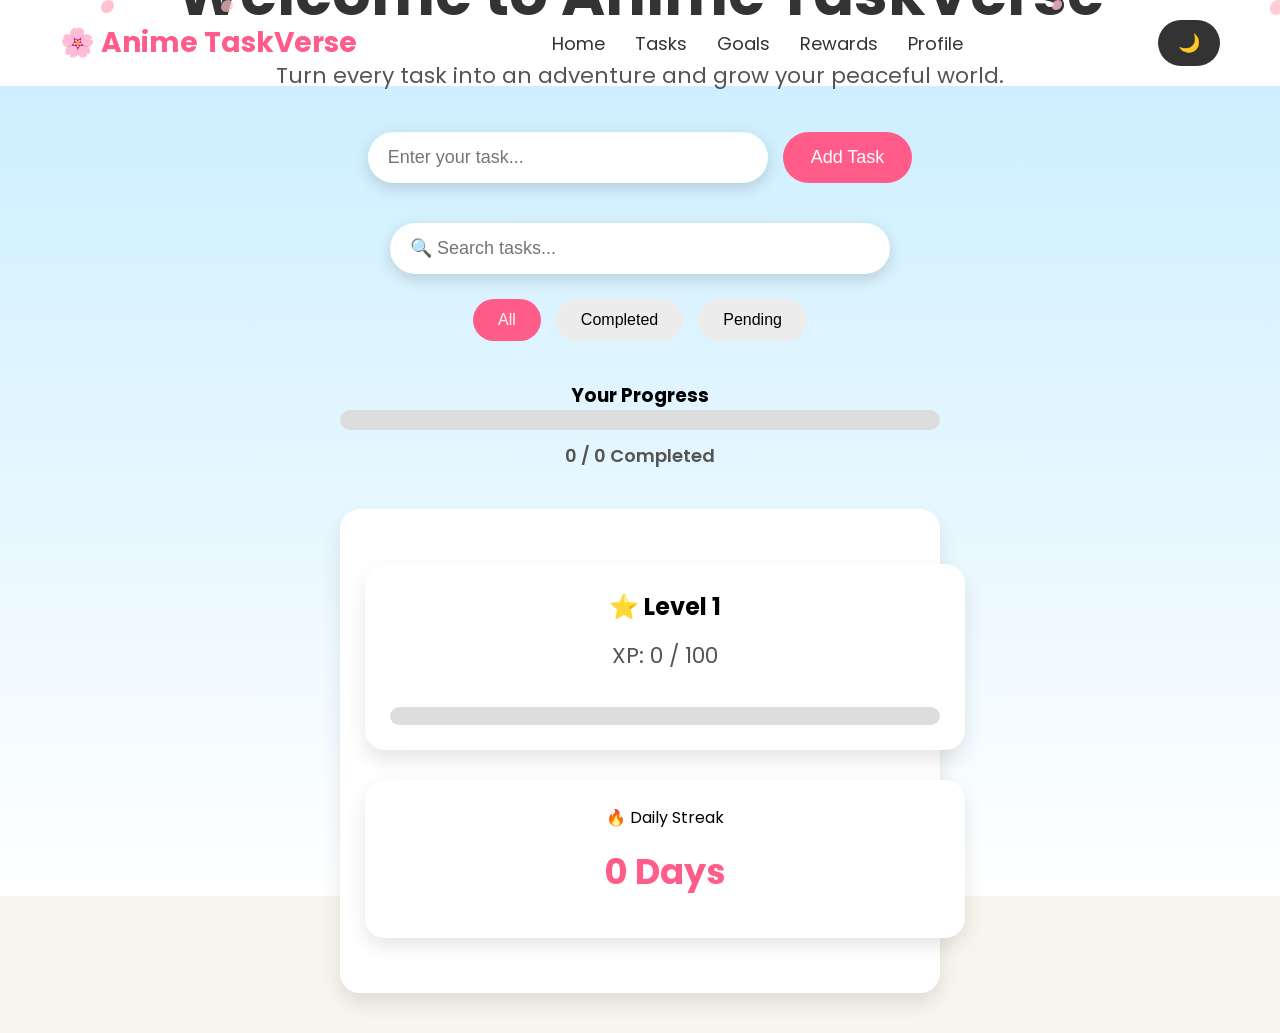
<file: index.html>
<!DOCTYPE html>
<html lang="en">
<head>
    <meta charset="UTF-8">
    <meta name="viewport" content="width=device-width, initial-scale=1.0">
    <title>Anime TaskVerse</title>
    <link rel="preconnect" href="https://fonts.googleapis.com">
<link rel="preconnect" href="https://fonts.gstatic.com" crossorigin>
<link href="https://fonts.googleapis.com/css2?family=Poppins:wght@300;400;500;600;700&display=swap" rel="stylesheet">
    <link rel="stylesheet" href="style.css">
</head>
<body>
    <div id="petals"></div>
    <nav class="navbar">
        <div class="logo">
            🌸 Anime TaskVerse
        </div>

        <ul class="nav-links">
            <a href="index.html">Home</a>
            <a href="tasks.html">Tasks</a>
            <a href="goals.html">Goals</a>
            <a href="rewards.html">Rewards</a>
            <a href="profile.html">Profile</a>
        </ul>
        <button id="themeToggle">🌙</button>
    </nav>
    <section class="hero">

    <div class="hero-content">

        <h1>Welcome to Anime TaskVerse</h1>

        <p>
            Turn every task into an adventure and grow your peaceful world.
        </p>

        <div class="task-box">

    <input
        type="text"
        id="taskInput"
        placeholder="Enter your task..."
    >

    <button id="addTaskBtn">
        Add Task
    </button>

</div>
<div class="search-box">

    <input
        type="text"
        id="searchInput"
        placeholder="🔍 Search tasks..."
    >

</div>
<div class="filter-buttons">

    <button class="filter-btn active" data-filter="all">
        All
    </button>

    <button class="filter-btn" data-filter="completed">
        Completed
    </button>

    <button class="filter-btn" data-filter="pending">
        Pending
    </button>

</div>

<div class="progress-container">

    <h3>Your Progress</h3>

    <div class="progress-bar">

        <div id="progressFill"></div>

    </div>

    <p id="progressText">0 / 0 Completed</p>

</div>
<div class="xp-card">

    <div class="xp-card">

    <h2>⭐ Level <span id="level">1</span></h2>

    <p>XP: <span id="xp">0</span> / 100</p>

    <div class="xp-bar">
        <div id="xpFill"></div>
    </div>

</div>

<div class="streak-card">

    🔥 Daily Streak

    <h2 id="streakDays">0 Days</h2>

</div>

</div>

<ul id="taskList"></ul>

    </div>

</section>
    
    <script src="script.js"></script>
</body>
</html>
</file>
<file: style.css>
*{
    margin: 0;
    padding: 0;
    box-sizing: border-box;
}

body{
    font-family: 'Poppins', sans-serif;
    background-color: #f8f5ef;
}

.navbar{
    display: flex;
    justify-content: space-between;
    align-items: center;
    padding: 20px 60px;
    background-color: white;
    box-shadow: 0 2px 10px rgba(0,0,0,0.1);
}

.logo{
    font-size: 28px;
    font-weight: bold;
    color: #ff5c8a;
}

.nav-links{
    display: flex;
    list-style: none;
    gap: 30px;
}

.nav-links a{
    text-decoration: none;
    color: #333;
    font-size: 18px;
    transition: 0.3s;
}

.nav-links a:hover{
    color: #ff5c8a;
}

.hero{
    height: 90vh;
    display: flex;
    justify-content: center;
    align-items: center;
    text-align: center;
    background: linear-gradient(to bottom,#cdefff,#ffffff);
}

.hero-content h1{
    font-size: 60px;
    color:#333;
    margin-bottom:20px;
}

.hero-content p{
    font-size:22px;
    color:#555;
    margin-bottom:35px;
}

.start-btn{
    padding:15px 35px;
    border:none;
    border-radius:30px;
    background:#ff5c8a;
    color:white;
    font-size:18px;
    cursor:pointer;
    transition:0.3s;
}

.start-btn:hover{
    background:#ff2f6d;
    transform:scale(1.05);
}
/* ===============================
   Task Box
================================ */

.task-box{
    display:flex;
    justify-content:center;
    align-items:center;
    gap:15px;
    margin-top:40px;
}

#taskInput{
    width:400px;
    padding:15px 20px;
    border:none;
    outline:none;
    border-radius:50px;
    font-size:18px;
    box-shadow:0 5px 15px rgba(0,0,0,0.15);
}

#addTaskBtn{
    padding:15px 28px;
    border:none;
    border-radius:50px;
    background:#ff5c8a;
    color:white;
    font-size:18px;
    cursor:pointer;
    transition:0.3s;
}

#addTaskBtn:hover{
    background:#ff2f6d;
    transform:scale(1.05);
}

/* ===============================
   Task List
================================ */

#taskList{
    list-style:none;
    margin-top:40px;
    width:600px;
    margin-left:auto;
    margin-right:auto;
}

#taskList li{
    display:flex;
    justify-content:space-between;
    align-items:center;
    background:white;
    padding:15px 20px;
    margin-bottom:15px;
    border-radius:15px;
    box-shadow:0 5px 15px rgba(0,0,0,0.1);
}

.buttons{
    display:flex;
    gap:10px;
}

.complete-btn,
.edit-btn,
.delete-btn{
    border:none;
    padding:10px 15px;
    border-radius:10px;
    cursor:pointer;
    font-size:16px;
    transition:0.3s;
}

.complete-btn{
    background:#6bd66b;
    color:white;
}

.edit-btn{
    background:#ffd93d;
}

.delete-btn{
    background:#ff6b6b;
    color:white;
}

.complete-btn:hover,
.edit-btn:hover,
.delete-btn:hover{
    transform:scale(1.08);
}

.completed{
    text-decoration:line-through;
    color:gray;
    opacity:0.6;
}
/* ===============================
   Progress Bar
================================ */

.progress-container{
    width:600px;
    margin:40px auto;
    text-align:center;
}

.progress-bar{
    width:100%;
    height:20px;
    background:#ddd;
    border-radius:20px;
    overflow:hidden;
}

#progressFill{
    width:0%;
    height:100%;
    background:#6bd66b;
    transition:0.5s;
}

#progressText{
    margin-top:12px;
    font-size:18px;
    font-weight:600;
}
/* ===============================
   Theme Button
================================ */

#themeToggle{
    padding:12px 20px;
    border:none;
    border-radius:30px;
    cursor:pointer;
    font-size:18px;
    background:#333;
    color:white;
}

/* ===============================
   Dark Mode
================================ */

.dark-mode{
    background:#1e1e1e;
    color:white;
}

.dark-mode .navbar{
    background:#2b2b2b;
}

.dark-mode .logo{
    color:#ff79c6;
}

.dark-mode #taskList li{
    background:#333;
    color:white;
}

.dark-mode #taskInput{
    background:#444;
    color:white;
}

.dark-mode .hero{
    background:linear-gradient(to bottom,#202020,#101010);
}

.dark-mode .hero-content h1,
.dark-mode .hero-content p{
    color:white;
}
/* ===============================
   Search Box
================================ */

.search-box{
    margin-top:40px;
    text-align:center;
}

#searchInput{

    width:500px;
    padding:15px 20px;
    border:none;
    outline:none;
    border-radius:40px;
    font-size:18px;

    box-shadow:0 5px 15px rgba(0,0,0,.15);

}
/* ===============================
   Filter Buttons
================================ */

.filter-buttons{
    display:flex;
    justify-content:center;
    gap:15px;
    margin:25px 0;
}

.filter-btn{

    padding:12px 25px;
    border:none;
    border-radius:30px;
    cursor:pointer;
    background:#ececec;
    font-size:16px;
    transition:.3s;

}

.filter-btn:hover{

    background:#ff5c8a;
    color:white;

}

.filter-btn.active{

    background:#ff5c8a;
    color:white;

}
/* ===============================
   XP Card
================================ */

.xp-card{

    width:600px;
    margin:30px auto;
    background:white;
    padding:25px;
    border-radius:20px;

    box-shadow:0 10px 20px rgba(0,0,0,.1);

}

.xp-card h2{

    margin-bottom:15px;

}

.xp-bar{

    height:18px;
    background:#ddd;
    border-radius:20px;
    overflow:hidden;

}

#xpFill{

    width:0%;
    height:100%;
    background:gold;
    transition:.5s;

}
/* ===============================
   Streak Card
================================ */

.streak-card{

    width:600px;

    margin:30px auto;

    background:white;

    padding:25px;

    border-radius:20px;

    text-align:center;

    box-shadow:0 8px 20px rgba(0,0,0,.1);

}

.streak-card h2{

    margin-top:15px;

    color:#ff5c8a;

    font-size:35px;

}
/* ===============================
   Sakura Petals
================================ */

#petals{
    position:fixed;
    top:0;
    left:0;
    width:100%;
    height:100%;
    pointer-events:none;
    overflow:hidden;
    z-index:999;
}

.petal{

    position:absolute;

    width:15px;
    height:15px;

    background:pink;

    border-radius:60% 40% 60% 40%;

    animation:fall linear infinite;

    opacity:.8;

}

@keyframes fall{

    0%{

        transform:
        translateY(-100px)
        rotate(0deg);

    }

    100%{

        transform:
        translateY(110vh)
        rotate(360deg);

    }

}
</file>
